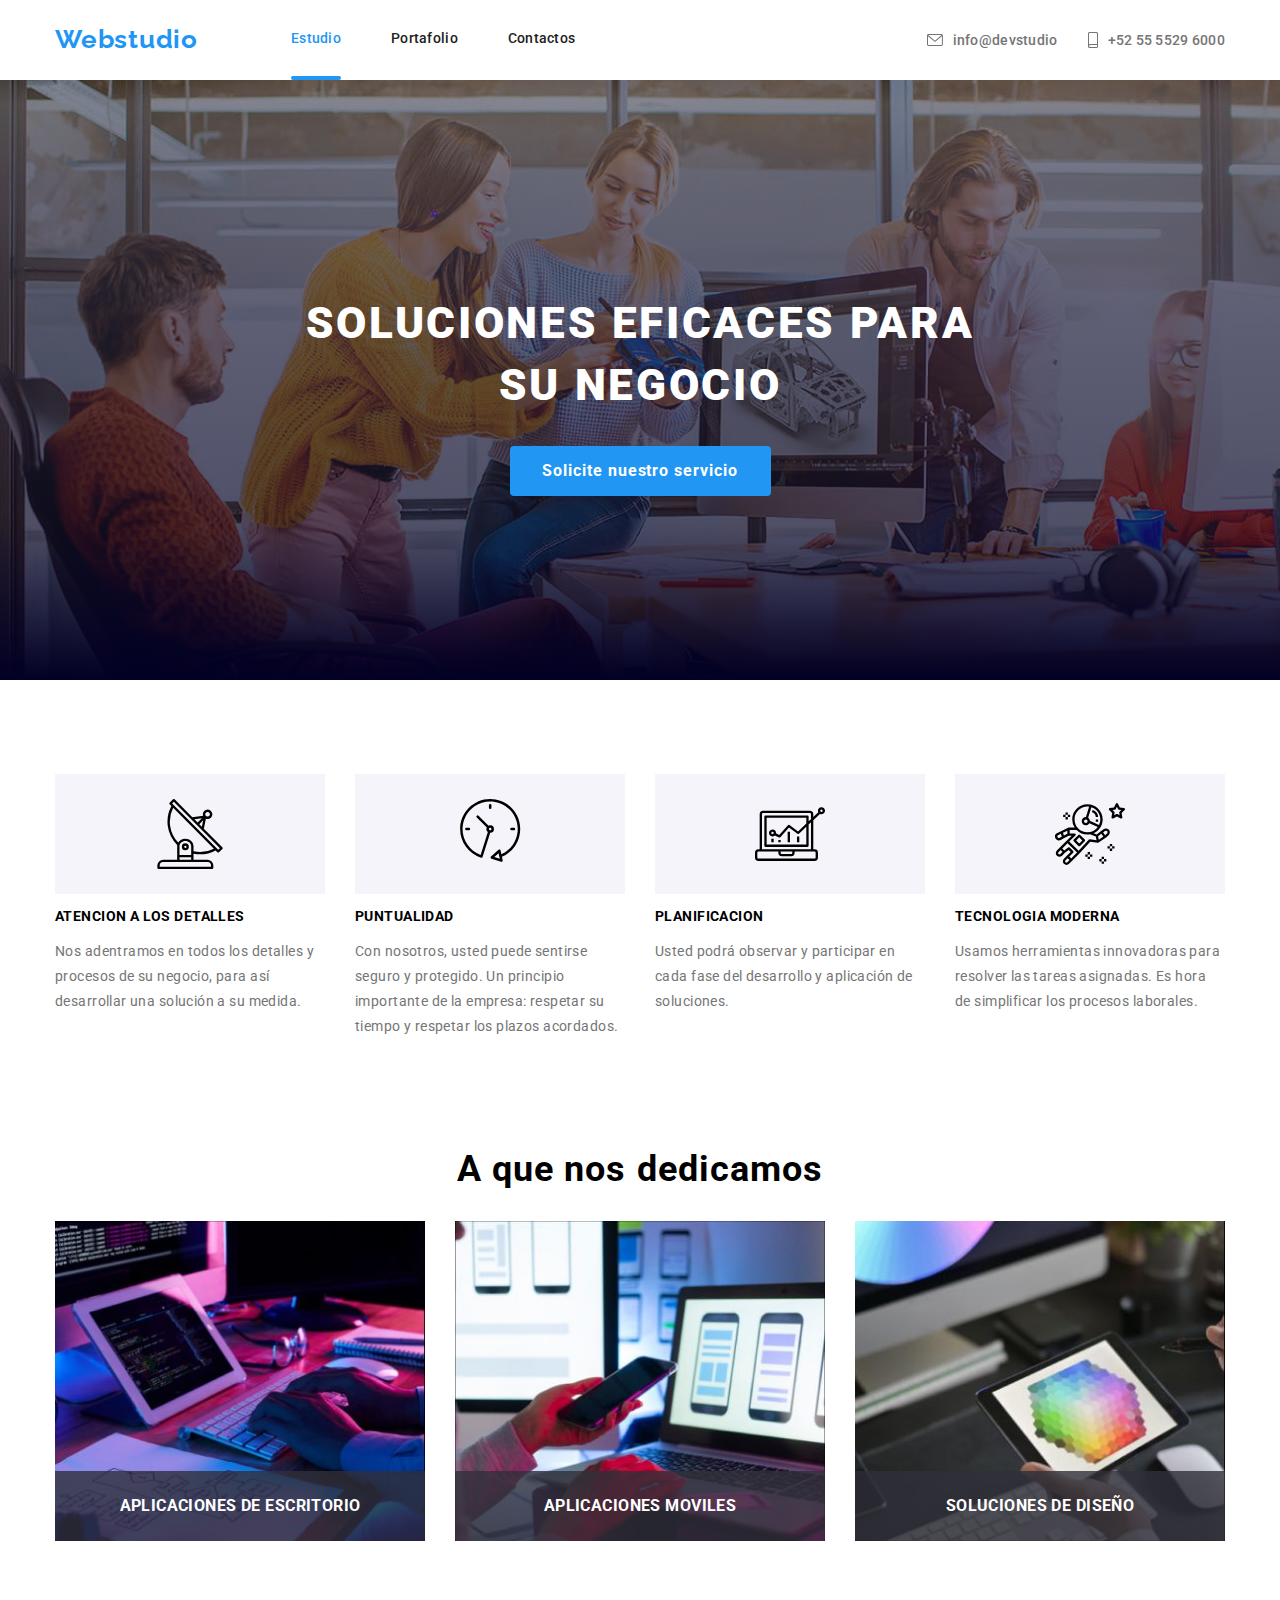
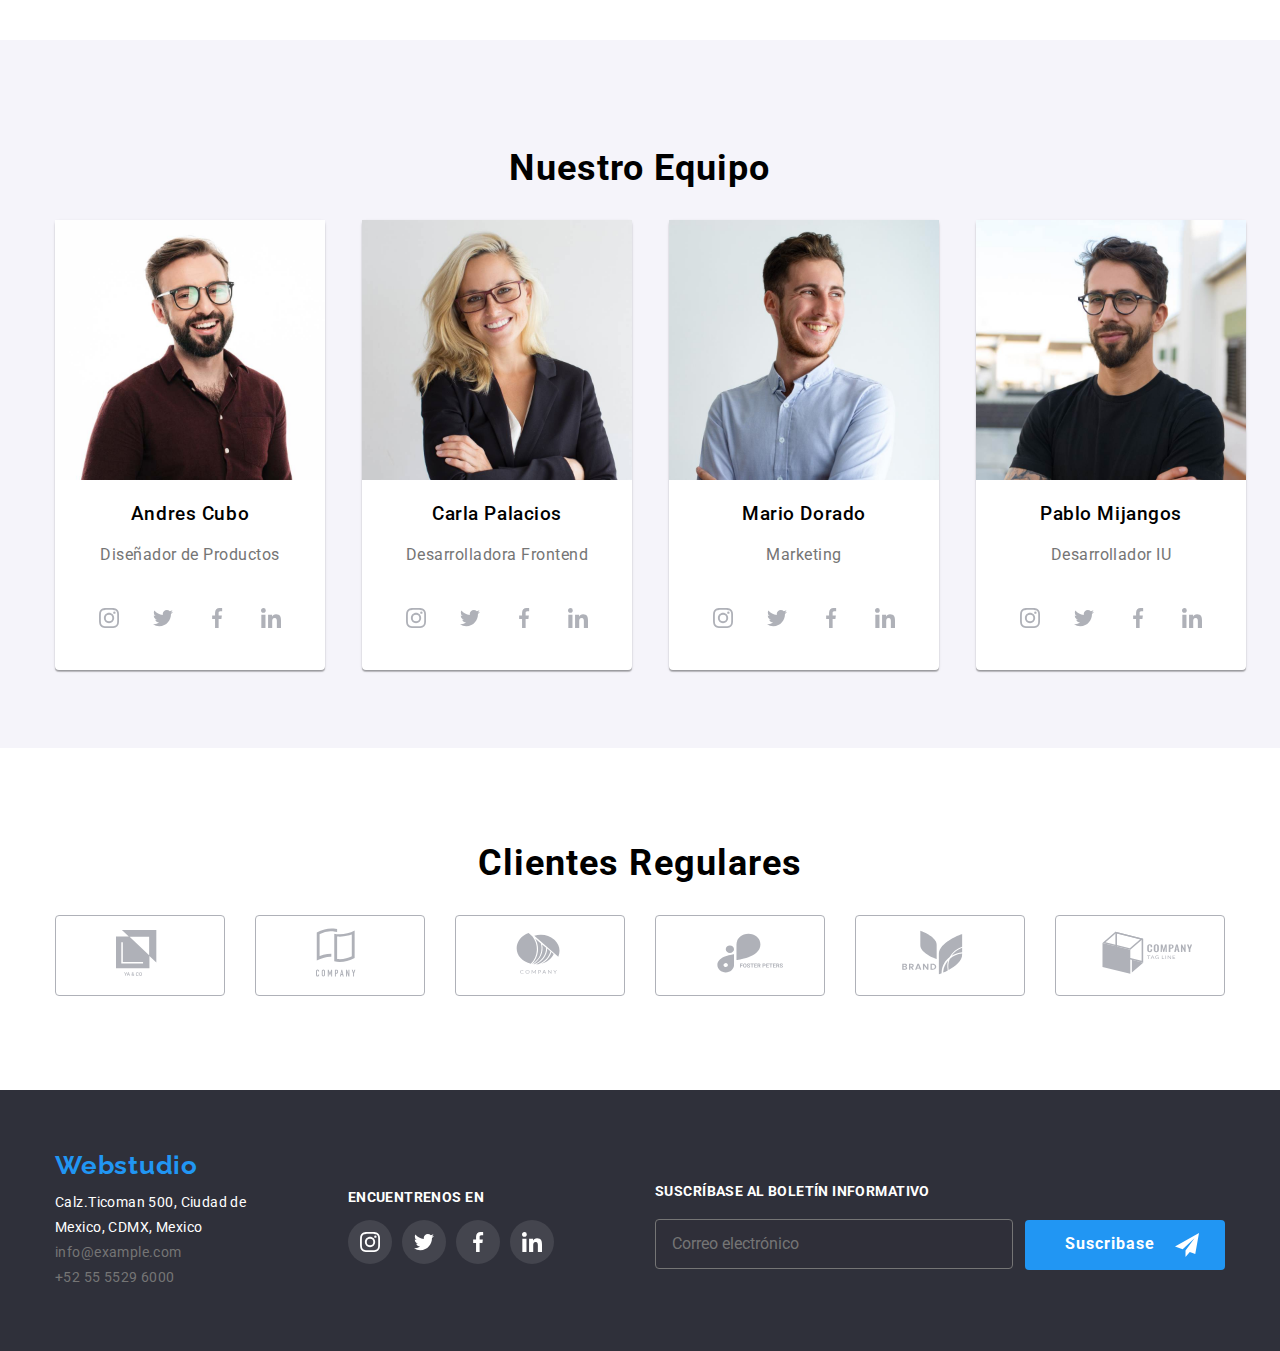
<file: index.html>
<!DOCTYPE html>
<html lang="en">
  <head>
    <meta charset="UTF-8" />
    <meta name="viewport" content="width=device-width, initial-scale=1.0" />
    <title>Homework7</title>
    <link
      rel="stylesheet"
      href="https://cdnjs.cloudflare.com/ajax/libs/modern-normalize/1.0.0/modern-normalize.min.css"
    />
    <link rel="stylesheet" href="./css/main.min.css" />
  </head>
  <body class="body">
    <header>
      <div class="container-nav container">
        <nav class="navigation-bar">
          <a class="navigation-bar__icon" href="index.html"> Webstudio </a>
          <ul class="navigation-bar__list list">
            <li class="navigation-bar__item">
              <a class="navigation-bar__link active" href="index.html"> Estudio </a>
            </li>
            <li class="navigation-bar__item">
              <a class="navigation-bar__link" href="portfolio.html">Portafolio</a>
            </li>
            <li class="navigation-bar__item">
              <a class="navigation-bar__link" href="#">Contactos</a>
            </li>
          </ul>
        </nav>
        <ul class="contacts list">
          <li class="contacts__item">
            <a class="contacts__link" href="mailto:info@devstudio.com">
              <svg class= "contacts__icon icons" width="16" height="12">
                <use href="./images/svgs/icons.svg#icon-sobre-activable"></use>
              </svg>
              info@devstudio</a>
          </li>
          <li class="contacts__item">
            <a class="contacts__link" href="tel:+525555296000"
              ><svg class= "contacts__icon icons"  width="10" height="16">
                <use href="./images/svgs/icons.svg#icon-telfono-inteligente"></use>
              </svg>
              +52 55 5529 6000</a
            >
          </li>
        </ul>
      </div>
    </header>
    <main>
      <section class="principal-section ">
        <div class="container">
          <h1 class="principal-section__title">
            Soluciones eficaces para <br />
            su negocio
          </h1>
          <button data-modal-open class="principal-section__button" type="button">
            Solicite nuestro servicio
          </button>
        </div>
      </section>
      <section class="about-us container section">
        <ul class="about-us__list list">
          <li class="about-us__item">
            <div class="about-us__container ">
              <svg class="about-us__icon icons" width="70" height="70">
                <use href="./images/svgs/icons.svg#icon-antena-1"></use>
              </svg>
            </div>
            <h3 class="about-us__title ">Atencion a los detalles</h3>
            <p class="about-us__text">
              Nos adentramos en todos los detalles y procesos de su negocio, para así desarrollar
              una solución a su medida.
            </p>
          </li>
          <li class="about-us__item">
            <div class="about-us__container ">
              <svg class="about-us__icon icons" width="70" height="70">
                <use href="./images/svgs/icons.svg#icon-reloj-1"></use>
              </svg>
            </div>
            <h3 class="about-us__title ">Puntualidad</h3>
            <p class="about-us__text">
              Con nosotros, usted puede sentirse seguro y protegido. Un principio importante de la
              empresa: respetar su tiempo y respetar los plazos acordados.
            </p>
          </li>
          <li class="about-us__item">
            <div class="about-us__container ">
              <svg class="about-us__icon icons" width="70" height="70">
                <use href="./images/svgs/icons.svg#icon-diagrama-1"></use>
              </svg>
            </div>
            <h3 class="about-us__title ">Planificacion</h3>
            <p class="about-us__text">
              Usted podrá observar y participar en cada fase del desarrollo y aplicación de
              soluciones.
            </p>
          </li>
          <li class="about-us__item">
            <div class="about-us__container ">
              <svg class="about-us__icon icons" width="70" height="70">
                <use href="./images/svgs/icons.svg#icon-astronauta-1"></use>
              </svg>
            </div>
            <h3 class="about-us__title">Tecnologia moderna</h3>
            <p class="about-us__text">
              Usamos herramientas innovadoras para resolver las tareas asignadas. Es hora de
              simplificar los procesos laborales.
            </p>
          </li>
        </ul>
      </section>
      <section class="our-services container section">
        <h2 class="our-services__title">A que nos dedicamos</h2>
        <ul class="our-services__list list">
          <li class="our-services__item ">
            <img
              class="our-services__image"
              src="./images/development.jpg"
              alt="development"
              width="370"
            />
            <div class="our-services__image-subtitle"><h3>Aplicaciones de escritorio</h3></div>
          </li>
          <li class="our-services__item">
            <img class="our-services__image" src="./images/compatibility.jpg" alt="compatibility" width="370" />
            <div class="our-services__image-subtitle"><h3>Aplicaciones moviles</h3></div>
          </li>
          <li class="our-services__item">
            <img class="our-services__image" src="./images/design.jpg" alt="design" width="370" />
            <div class="our-services__image-subtitle"><h3>Soluciones de diseño</h3></div>
          </li>
        </ul>
      </section>
      <section class="our-team">
        <div class="container section">
          <h2 class="our-team__title">Nuestro Equipo</h2>
          <ul class="our-team__list list">
            <li class="our-team__item">
              <img  class="our-team__image" src="./images/andres.jpg" alt="product_designer" width="270" />
              <h3 class="our-team__name">Andres Cubo</h3>
              <p class="our-team__position">Diseñador de Productos</p>
              <ul class="our-team__social-networks-list">
                <li>
                  <a href="#" class="our-team__social-networks-link">
                    <svg class="icons" width="20" height="20">
                      <use href="./images/svgs/icons.svg#icon-instagram-2"></use>
                    </svg>
                  </a>
                </li>
                <li>
                  <a href="#" class="our-team__social-networks-link">
                    <svg class="icons" width="20" height="20">
                      <use href="./images/svgs/icons.svg#icon-twitter-1"></use>
                    </svg>
                  </a>
                </li>
                <li>
                  <a href="#" class="our-team__social-networks-link">
                    <svg class="icons" width="20" height="20">
                      <use href="./images/svgs/icons.svg#icon-facebook-1"></use>
                    </svg>
                  </a>
                </li>
                <li>
                  <a href="#" class="our-team__social-networks-link">
                    <svg class="icons" width="20" height="20">
                      <use href="./images/svgs/icons.svg#icon-linkedin-1"></use>
                    </svg>
                  </a>
                </li>
              </ul>
            </li>
            <li class="our-team__item">
              <img src="./images/carla.jpg" alt="frontend_developer" width="270" />
              <h3 class="our-team__name">Carla Palacios</h3>
              <p class="our-team__position">Desarrolladora Frontend</p>
              <ul class="our-team__social-networks-list">
                <li>
                  <a href="#" class="our-team__social-networks-link">
                    <svg class="icons" width="20" height="20">
                      <use href="./images/svgs/icons.svg#icon-instagram-2"></use>
                    </svg>
                  </a>
                </li>
                <li>
                  <a href="#" class="our-team__social-networks-link">
                    <svg class="icons" width="20" height="20">
                      <use href="./images/svgs/icons.svg#icon-twitter-1"></use>
                    </svg>
                  </a>
                </li>
                <li>
                  <a href="#" class="our-team__social-networks-link">
                    <svg class="icons" width="20" height="20">
                      <use href="./images/svgs/icons.svg#icon-facebook-1"></use>
                    </svg>
                  </a>
                </li>
                <li>
                  <a href="#" class="our-team__social-networks-link">
                    <svg class="icons" width="20" height="20">
                      <use href="./images/svgs/icons.svg#icon-linkedin-1"></use>
                    </svg>
                  </a>
                </li>
              </ul>
            </li>
            <li class="our-team__item">
              <img src="./images/mario.jpg" alt="marketing" width="270" />
              <h3 class="our-team__name">Mario Dorado</h3>
              <p class="our-team__position">Marketing</p>
              <ul class="our-team__social-networks-list">
                <li>
                  <a href="#" class="our-team__social-networks-link">
                    <svg class="icons" width="20" height="20">
                      <use href="./images/svgs/icons.svg#icon-instagram-2"></use>
                    </svg>
                  </a>
                </li>
                <li>
                  <a href="#" class="our-team__social-networks-link">
                    <svg class="icons" width="20" height="20">
                      <use href="./images/svgs/icons.svg#icon-twitter-1"></use>
                    </svg>
                  </a>
                </li>
                <li>
                  <a href="#" class="our-team__social-networks-link">
                    <svg  class="icons" width="20" height="20">
                      <use href="./images/svgs/icons.svg#icon-facebook-1"></use>
                    </svg>
                  </a>
                </li>
                <li>
                  <a href="#" class="our-team__social-networks-link">
                    <svg class="icons" width="20" height="20">
                      <use href="./images/svgs/icons.svg#icon-linkedin-1"></use>
                    </svg>
                  </a>
                </li>
              </ul>
            </li>
            <li class="our-team__item">
              <img src="./images/pablo.jpg" alt="iu_developer" width="270" />
              <h3 class="our-team__name">Pablo Mijangos</h3>
              <p class="our-team__position">Desarrollador IU</p>
              <ul class="our-team__social-networks-list ">
                <li>
                  <a href="#" class="our-team__social-networks-link">
                    <svg class="icons" width="20" height="20">
                      <use href="./images/svgs/icons.svg#icon-instagram-2"></use>
                    </svg>
                  </a>
                </li>
                <li>
                  <a href="#" class="our-team__social-networks-link">
                    <svg class="icons" width="20" height="20">
                      <use href="./images/svgs/icons.svg#icon-twitter-1"></use>
                    </svg>
                  </a>
                </li>
                <li>
                  <a href="#" class="our-team__social-networks-link">
                    <svg class="icons" width="20" height="20">
                      <use href="./images/svgs/icons.svg#icon-facebook-1"></use>
                    </svg>
                  </a>
                </li>
                <li>
                  <a href="#" class="our-team__social-networks-link">
                    <svg class="icons" width="20" height="20">
                      <use href="./images/svgs/icons.svg#icon-linkedin-1"></use>
                    </svg>
                  </a>
                </li>
              </ul>
            </li>
          </ul>
        </div>
      </section>
      <section class="regular-customers container section">
        <h2 class="regular-customers__title">Clientes Regulares</h2>
        <ul class="regular-customers__list list">
          <li class="regular-customers__item">
            <a href="#" class="regular-customers__icon--left link">
              <svg class="icons" width="41" height="47">
                <use href="./images/svgs/icons.svg#icon-grupo1"></use>
              </svg>
            </a>
          </li>
          <li class="regular-customers__item ">
            <a href="#" class="regular-customers__icon--left link">
              <svg class="icons" width="40" height="52">
                <use href="./images/svgs/icons.svg#icon-grupo2"></use>
              </svg>
            </a>
          </li>
          <li class="regular-customers__item ">
            <a href="#" class="regular-customers__icon--left link">
              <svg class="icons" width="44" height="42">
                <use href="./images/svgs/icons.svg#icon-grupo3"></use>
              </svg>
            </a>
          </li>
          <li class="regular-customers__item ">
            <a href="#" class="regular-customers__icon--left link">
              <svg class="icons" width="84" height="40">
                <use href="./images/svgs/icons.svg#icon-grupo4"></use>
              </svg>
            </a>
          </li>
          <li class="regular-customers__item ">
            <a href="#" class="regular-customers__icon  link">
              <svg class="icons" width="63" height="45">
                <use href="./images/svgs/icons.svg#icon-grupo5"></use>
              </svg>
            </a>
          </li>
          <li class="regular-customers__item ">
            <a href="#" class="regular-customers__icon  link">
              <svg class="icons" width="93" height="43">
                <use href="./images/svgs/icons.svg#icon-grupo6"></use>
              </svg>
            </a>
          </li>
        </ul>
      </section>
    </main>
    <footer class="page-footer">
      <div class="page-footer-general__container container ">
        <div class="page-footer__container">
          <a class="page-footer__icon" href="index.html"> Webstudio </a>
          <address class="page-footer__contact">
            <ul class="page-footer__list list">
              <li class="page-footer__item">
                <a
                  class="page-footer__link-address"
                  target="_blank"
                  href="https://goo.gl/maps/J3Zf2jKusDc6f56F6"
                  rel="noopener noreferrer"
                >
                  Calz.Ticoman 500, Ciudad de <br />
                  Mexico, CDMX, Mexico
                </a>
              </li>
              <li class="page-footer-item">
                <a class="page-footer__contact-link" href="mailto:info@example.com">info@example.com</a>
              </li>
              <li class="page-footer__item">
                <a class="page-footer__contact-link" href="tel:+525555296000"> +52 55 5529 6000 </a>
              </li>
            </ul>
          </address>
        </div>
        <div class="page-footer__social-networks">
          <p class="page-footer__social-networks-text">Encuentrenos en</p>
          <ul class="page-footer__social-networks-list list">
            <li class="page-footer__social-networks-item">
            <a class="page-footer__social-networks-link">
              <svg class="page-footer__social-networks-icon icons" width="20" height="20">
                <use href="./images/svgs/icons.svg#icon-instagram-2"></use>
              </svg> </a>
            </li>
            <li class="page-footer__social-networks-item">
              <a class="page-footer__social-networks-link">
              <svg class="page-footer__social-networks-icon icons" width="20" height="20">
                <use href="./images/svgs/icons.svg#icon-twitter-1"></use>
              </svg> </a>
            </li>
            <li class="page-footer__social-networks-item">
              <a class="page-footer__social-networks-link">
              <svg class="page-footer__social-networks-icon icons" width="20" height="20">
                <use href="./images/svgs/icons.svg#icon-facebook-1"></use>
              </svg> </a>
            </li>
            <li class="page-footer__social-networks-item">
              <a class="page-footer__social-networks-link">
              <svg class="page-footer__social-networks-icon icons" width="20" height="20">
                <use href="./images/svgs/icons.svg#icon-linkedin-1"></use>
              </svg> </a>
            </li>
          </ul>
        </div>
           <div class="page-footer__form ">
          <form >
            <label for="email" class="page-footer__form-text"
              ><p>Suscríbase al boletín informativo</p>
            </label>
            <input
              class="page-footer__input"
              type="email"
              id="email"
              name="email"
              requiredz
              placeholder="Correo electrónico"
            />
            <button class="page-footer__button-suscrip" type="submit">
              Suscribase
              <svg class="page-footer__icon-suscrip icons" width="24" height="24">
                <use href="./images/svgs/icons.svg#icon-enviar-cono"></use>
              </svg>
            </button>
          </form>
          </div>
      </div>
    </footer>
    <div class="backdrop is-hidden" data-modal>
      <div class="modal">
        <button data-modal-close class="modal__closed-button" type="button">
          <svg class="modal__icon-closed icons" width="11" height="11">
            <use href="./images/svgs/icons.svg#icon-Close"></use>
          </svg>
        </button>
       
          <form class="form-sing-up">
            <p class="form-sing-up__text">Deje sus datos, nos contactaremos con usted</p>
           
            <label class="form-sing-up__label" for="username">Nombre</label>
            <div class="form-sing-up__input-group">
            <input class="form-sing-up__data" type="text" id="username" name="name" required />
            <svg class="form-sing-up__icon icons" width="12" height="12"> <use href="./images/svgs/icons.svg#icon-icon-persona"></use></svg>
            </div>
            
            <label class="form-sing-up__label" for="phone">Teléfono</label>
            <div class="form-sing-up__input-group">
            <input class="form-sing-up__data" type="tel" id="phone" name="phone" required />
            <svg class="form-sing-up__icon icons" width="13" height="13"> <use href="./images/svgs/icons.svg#icon-icon-tel"></use></svg>
            </div>
          
            <label class="form-sing-up__label" for="email">E-mail</label>
            <div class="form-sing-up__input-group">
            <input class="form-sing-up__data" type="email" id="email" name="email" required />
            <svg class="form-sing-up__icon icons" width="15" height="12"> <use href="./images/svgs/icons.svg#icon-icon-email"></use></svg>
            </div>
            
            <label class="form-sing-up__label" for="feedback"> Comentarios </label>
            <textarea
              class="form-sing-up__feedback"
              name="feedback"
              rows="5"
              cols="50"
              placeholder="Introduzca el texto" maxlength="300"
            ></textarea>
            
            <div class="form-sing-up__checkbox-container"> 
           <input type="checkbox" class="form-sing-up__input-policies" id="policies" required/>
            <label for="policies" class="form-sing-up__label-policies" >
              Estoy de acuerdo con el boletín informativo y acepto los Términos y Condiciones
            </label> 
            </div>

            <button class="form-sing-up__suscrip-button" type="submit">Enviar</button>
          </form>
        </div>
      </div>
    </div>
    <script src="./js/modal.js"></script>
  </body>
</html>
</file>
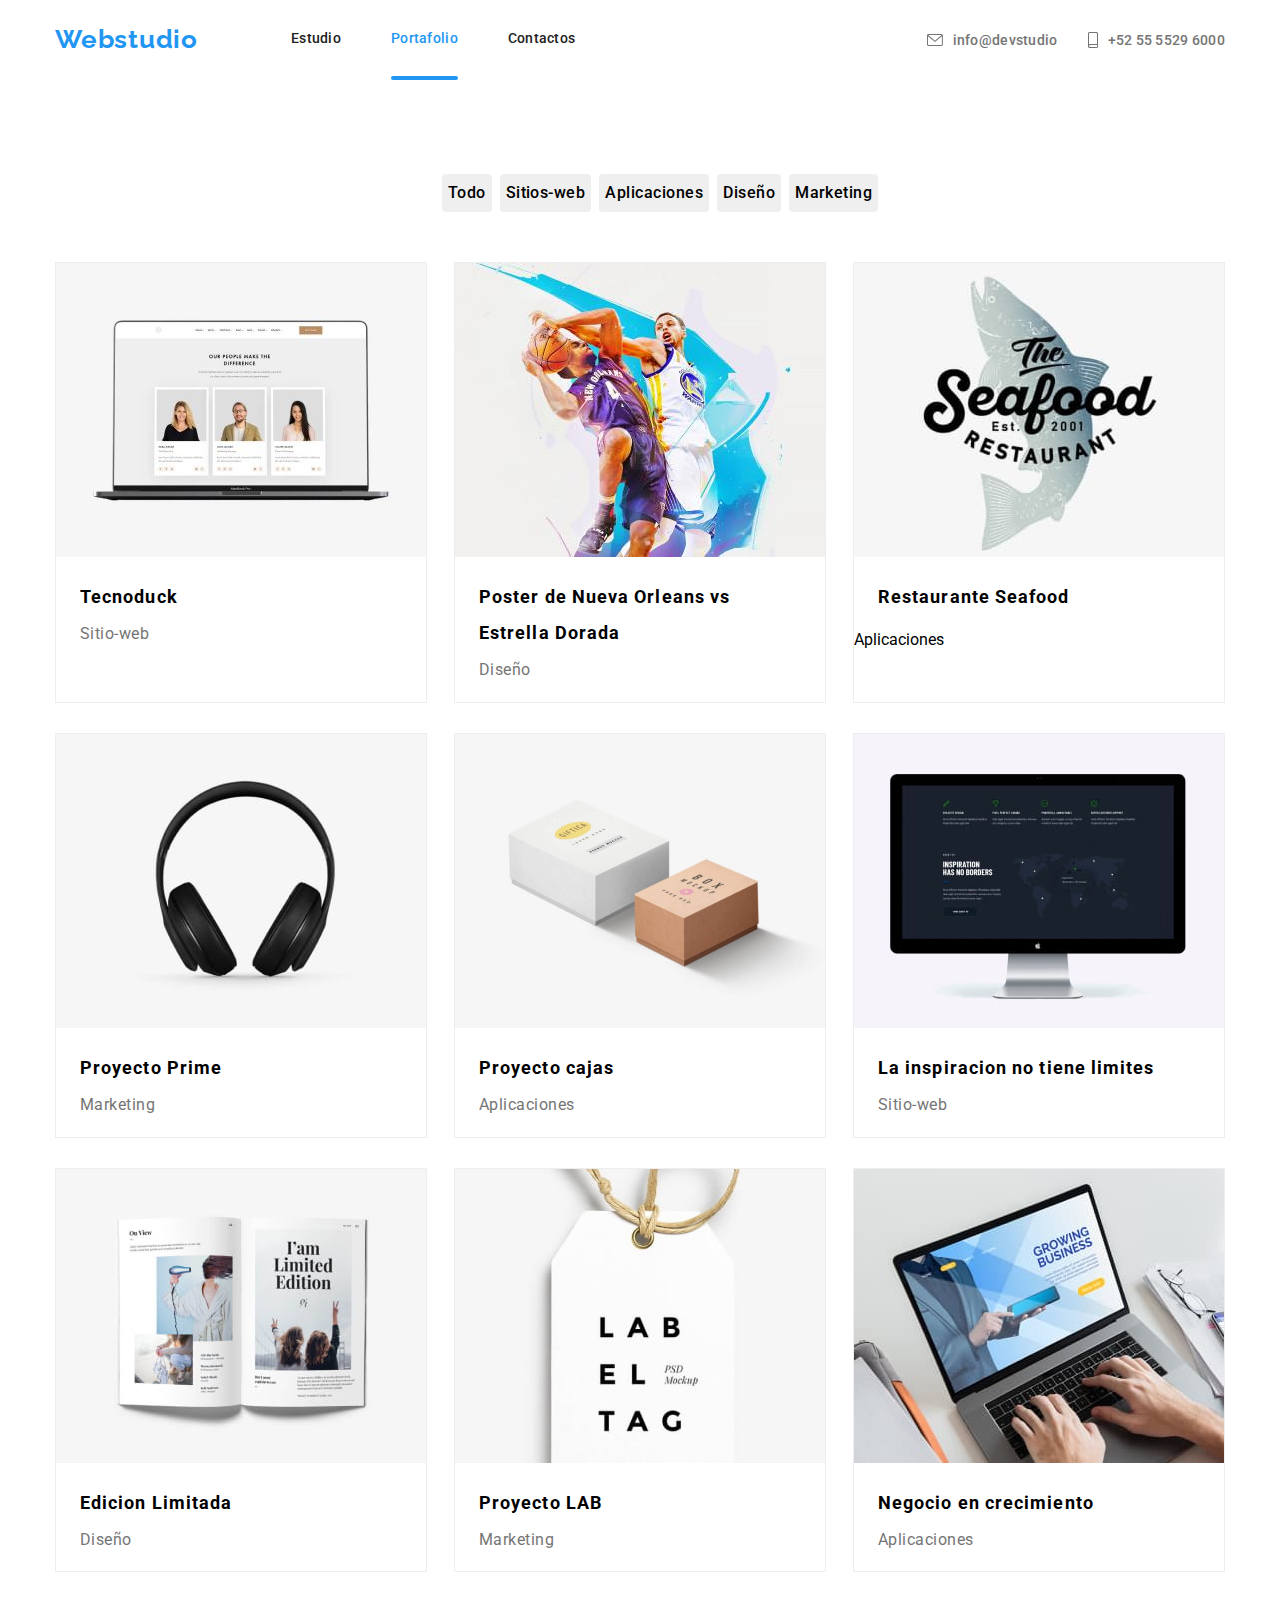
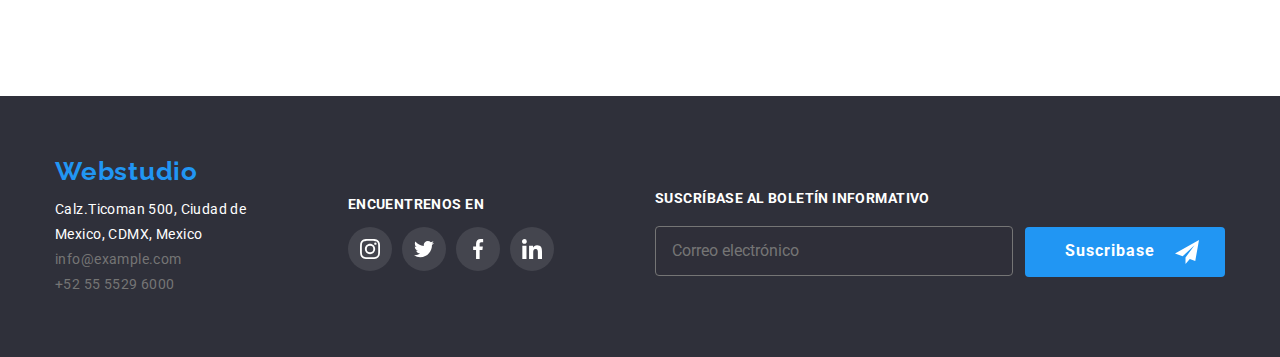
<file: portfolio.html>
<!DOCTYPE html>
<html lang="en">
  <head>
    <meta charset="UTF-8" />
    <meta name="viewport" content="width=device-width, initial-scale=1.0" />
    <title>Portafolio</title>
    <link
      rel="stylesheet"
      href="https://cdnjs.cloudflare.com/ajax/libs/modern-normalize/1.0.0/modern-normalize.min.css"
    />
    <link rel="stylesheet" href="./css/main.min.css" />
  </head>
  <body class="body">
    <header>
      <div class="container-nav container">
        <nav class="navigation-bar">
          <a class="navigation-bar__icon" href="index.html"> Webstudio </a>
          <ul class="navigation-bar__list list">
            <li class="navigation-bar__item">
              <a class="navigation-bar__link" href="index.html"> Estudio </a>
            </li>
            <li class="navigation-bar__item">
              <a class="navigation-bar__link active" href="portfolio.html">Portafolio</a>
            </li>
            <li class="navigation-bar__item">
              <a class="navigation-bar__link" href="#">Contactos</a>
            </li>
          </ul>
        </nav>
        <ul class="contacts list">
          <li class="contacts__item">
            <a class="contacts__link" href="mailto:info@devstudio.com">
              <svg class="contacts__icon icons" width="16" height="12">
                <use href="./images/svgs/icons.svg#icon-sobre-activable"></use>
              </svg>
              info@devstudio</a
            >
          </li>
          <li class="contacts__item">
            <a class="contacts__link" href="tel:+525555296000"
              ><svg class="contacts__icon icons" width="10" height="16">
                <use href="./images/svgs/icons.svg#icon-telfono-inteligente"></use>
              </svg>
              +52 55 5529 6000</a
            >
          </li>
        </ul>
      </div>
    </header>
    <main class="portfolio container section">
      <h1 class="portfolio__title">Portafolio</h1>
      <section class="portfolio__section">
        <ul class="portfolio__buttons-list ">
          <li class="portfolio__button-item">
            <button class="portfolio__button active-button" type="button">Todo</button>
          </li>
          <li class="portfolio__button-item">
            <button class="portfolio__button" type="button">Sitios-web</button>
          </li>
          <li class="portfolio__button-item">
            <button class="portfolio__button" type="button">Aplicaciones</button>
          </li>
          <li class="portfolio__button-item">
            <button class="portfolio__button" type="button">Diseño</button>
          </li>
          <li class="portfolio__button-item">
            <button class="portfolio__button" type="button">Marketing</button>
          </li>
        </ul>
        <h2 class="portfolio__subtitle">Lista de proyectos</h2>
        <ul class="portfolio__projects-list list">
          <li class="portfolio__projects-item">
            <div class="portfolio__container-img">
              <img src="./images/1-tecnoduck.jpg" alt="tecnoduck" width="370" />
              <p class="portfolio__project-info">
                Tecnoduck es una plataforma de distribución de coronavirus de última generación. Las
                compañías usan esta plataforma para el espionaje digital y los ataques a los
                servidores seguros de la competencia.
              </p>
            </div>
            <h3 class="portfolio__project-title">Tecnoduck</h3>
            <p class="portfolio__description-project">Sitio-web</p>
          </li>
          <li class="portfolio__projects-item">
            <div class="portfolio__container-img">
              <img
                src="./images/2-poster.jpg"
                alt="poster new orleans vs estrella dorada"
                width="370"
              />
              <p class="portfolio__project-info">
                Tecnoduck es una plataforma de distribución de coronavirus de última generación. Las
                compañías usan esta plataforma para el espionaje digital y los ataques a los
                servidores seguros de la competencia.
              </p>
            </div>
            <h3 class="portfolio__project-title">
              Poster de Nueva Orleans vs <br />
              Estrella Dorada
            </h3>
            <p class="portfolio__description-project">Diseño</p>
          </li>
          <li class="portfolio__projects-item">
            <div class="portfolio__container-img">
              <img src="./images/3-restaurant.jpg" alt="restaurante seafood" width="370" />
              <p class="portfolio__project-info">
                Tecnoduck es una plataforma de distribución de coronavirus de última generación. Las
                compañías usan esta plataforma para el espionaje digital y los ataques a los
                servidores seguros de la competencia.
              </p>
            </div>
            <h3 class="portfolio__project-title">Restaurante Seafood</h3>
            <p class="description-project">Aplicaciones</p>
          </li>
          <li class="portfolio__projects-item">
            <div class="portfolio__container-img">
              <img src="./images/4-prime-project.jpg" alt="proyecto prime" width="370" />
              <p class="portfolio__project-info">
                Tecnoduck es una plataforma de distribución de coronavirus de última generación. Las
                compañías usan esta plataforma para el espionaje digital y los ataques a los
                servidores seguros de la competencia.
              </p>
            </div>
            <h3 class="portfolio__project-title">Proyecto Prime</h3>
            <p class="portfolio__description-project">Marketing</p>
          </li>
          <li class="portfolio__projects-item">
            <div class="portfolio__container-img">
              <img src="./images/5-box-project-.jpg" alt="proyecto cajas" width="370" />
              <p class="portfolio__project-info">
                Tecnoduck es una plataforma de distribución de coronavirus de última generación. Las
                compañías usan esta plataforma para el espionaje digital y los ataques a los
                servidores seguros de la competencia.
              </p>
            </div>
            <h3 class="portfolio__project-title">Proyecto cajas</h3>
            <p class="portfolio__description-project">Aplicaciones</p>
          </li>
          <li class="portfolio__projects-item">
            <div class="portfolio__container-img">
              <img
                src="./images/6-Inspiracion-.jpg"
                alt="La inspiracion no tiene limite"
                width="370"
              />
              <p class="portfolio__project-info">
                Tecnoduck es una plataforma de distribución de coronavirus de última generación. Las
                compañías usan esta plataforma para el espionaje digital y los ataques a los
                servidores seguros de la competencia.
              </p>
            </div>
            <h3 class="portfolio__project-title">La inspiracion no tiene limites</h3>
            <p class="portfolio__description-project">Sitio-web</p>
          </li>
          <li class="portfolio__projects-item">
            <div class="portfolio__container-img">
              <img src="./images/7-book-.jpg" alt="Edicion limita" width="370" />
              <p class="portfolio__project-info">
                Tecnoduck es una plataforma de distribución de coronavirus de última generación. Las
                compañías usan esta plataforma para el espionaje digital y los ataques a los
                servidores seguros de la competencia.
              </p>
            </div>
            <h3 class="portfolio__project-title">Edicion Limitada</h3>
            <p class="portfolio__description-project">Diseño</p>
          </li>
          <li class="portfolio__projects-item">
            <div class="portfolio__container-img">
              <img src="./images/8-lab-project-.jpg" alt="proyecto LAB" width="370" />
              <p class="portfolio__project-info">
                Tecnoduck es una plataforma de distribución de coronavirus de última generación. Las
                compañías usan esta plataforma para el espionaje digital y los ataques a los
                servidores seguros de la competencia.
              </p>
            </div>
            <h3 class="portfolio__project-title">Proyecto LAB</h3>
            <p class="portfolio__description-project">Marketing</p>
          </li>
          <li class="portfolio__projects-item">
            <div class="portfolio__container-img">
              <img src="./images/9-negocio-.jpg" alt="Negocio en crecimiento" width="370" />
              <p class="portfolio__project-info">
                Tecnoduck es una plataforma de distribución de coronavirus de última generación. Las
                compañías usan esta plataforma para el espionaje digital y los ataques a los
                servidores seguros de la competencia.
              </p>
            </div>
            <h3 class="portfolio__project-title">Negocio en crecimiento</h3>
            <p class="portfolio__description-project">Aplicaciones</p>
          </li>
        </ul>
      </section>
    </main>
    <footer class="page-footer">
      <div class="page-footer-general__container container">
        <div class="page-footer__container">
          <a class="page-footer__icon" href="index.html"> Webstudio </a>
          <address class="page-footer__contact">
            <ul class="page-footer__list list">
              <li class="page-footer__item">
                <a
                  class="page-footer__link-address"
                  target="_blank"
                  href="https://goo.gl/maps/J3Zf2jKusDc6f56F6"
                  rel="noopener noreferrer"
                >
                  Calz.Ticoman 500, Ciudad de <br />
                  Mexico, CDMX, Mexico
                </a>
              </li>
              <li class="page-footer-item">
                <a class="page-footer__contact-link" href="mailto:info@example.com"
                  >info@example.com</a
                >
              </li>
              <li class="page-footer__item">
                <a class="page-footer__contact-link" href="tel:+525555296000"> +52 55 5529 6000 </a>
              </li>
            </ul>
          </address>
        </div>
        <div class="page-footer__social-networks">
          <p class="page-footer__social-networks-text">Encuentrenos en</p>
          <ul class="page-footer__social-networks-list list">
            <li class="page-footer__social-networks-item">
              <a class="page-footer__social-networks-link">
                <svg class="page-footer__social-networks-icon icons" width="20" height="20">
                  <use href="./images/svgs/icons.svg#icon-instagram-2"></use>
                </svg>
              </a>
            </li>
            <li class="page-footer__social-networks-item">
              <a class="page-footer__social-networks-link">
                <svg class="page-footer__social-networks-icon icons" width="20" height="20">
                  <use href="./images/svgs/icons.svg#icon-twitter-1"></use>
                </svg>
              </a>
            </li>
            <li class="page-footer__social-networks-item">
              <a class="page-footer__social-networks-link">
                <svg class="page-footer__social-networks-icon icons" width="20" height="20">
                  <use href="./images/svgs/icons.svg#icon-facebook-1"></use>
                </svg>
              </a>
            </li>
            <li class="page-footer__social-networks-item">
              <a class="page-footer__social-networks-link">
                <svg class="page-footer__social-networks-icon icons" width="20" height="20">
                  <use href="./images/svgs/icons.svg#icon-linkedin-1"></use>
                </svg>
              </a>
            </li>
          </ul>
        </div>
        <div class="page-footer__form">
          <form>
            <label for="email" class="page-footer__form-text"
              ><p>Suscríbase al boletín informativo</p>
            </label>
            <input
              class="page-footer__input"
              type="email"
              id="email"
              name="email"
              requiredz
              placeholder="Correo electrónico"
            />
            <button class="page-footer__button-suscrip" type="submit">
              Suscribase
              <svg class="page-footer__icon-suscrip icons" width="24" height="24">
                <use href="./images/svgs/icons.svg#icon-enviar-cono"></use>
              </svg>
            </button>
          </form>
        </div>
      </div>
    </footer>
  </body>
</html>
</file>
<file: css/main.min.css>
@import"https://fonts.googleapis.com/css2?family=Raleway:ital,wght@0,100;0,200;0,300;0,400;0,500;0,600;0,700;0,800;0,900;1,100;1,200;1,300;1,400;1,500;1,600;1,700;1,800;1,900&display=swap";@import"https://fonts.googleapis.com/css2?family=Roboto:ital,wght@0,100;0,300;0,400;0,500;0,700;0,900;1,100;1,300;1,400;1,500;1,700;1,900&display=swap";.container-nav{display:flex;justify-content:space-between;align-items:center;height:80px}.navigation-bar{display:flex;align-items:center;gap:93px}.navigation-bar:hover,.navigation-bar:focus{color:#2196f3}.navigation-bar__list{display:flex;gap:50px}.navigation-bar__icon{color:#2196f3;font-family:"Raleway",sans-serif;font-weight:bold;font-size:26px;line-height:1.2;letter-spacing:.03em;text-decoration:none}.navigation-bar__link{color:#212121;font-weight:500;font-size:14px;line-height:1.2;letter-spacing:.02em;text-decoration:none;transition:color 250ms cubic-bezier(0.4, 0, 0.2, 1) 250ms}.navigation-bar__link:hover,.navigation-bar__link:focus{color:#2196f3}.active{color:#2196f3}.active::after{display:block;content:"";width:auto;height:4px;border-radius:2px;background-color:#2196f3;position:relative;top:130%;cursor:auto}.contacts{display:flex;align-items:center;gap:30px}.contacts__link{color:#757575;font-weight:500;font-size:14px;line-height:1.2;letter-spacing:.02em;text-decoration:none;display:flex;align-items:center;justify-content:center;gap:10px;transition:color 250ms cubic-bezier(0.4, 0, 0.2, 1) 250ms}.contacts__link:hover,.contacts__link:focus{color:#2196f3}.principal-section{display:flex;height:600px;align-items:center;margin:0;background-color:#2f303a;background-image:linear-gradient(to bottom, rgba(162, 165, 166, 0.2) 0%, rgba(135, 137, 144, 0.4) 4%, rgba(91, 91, 108, 0.5) 16%, rgba(55, 54, 79, 0.5) 39%, rgba(26, 25, 56, 0.5) 74%, rgb(2, 0, 36) 100%),url(../images/background.jpg);background-size:cover;text-align:center}.principal-section__title{color:#fff;font-weight:900;font-size:44px;line-height:1.4;letter-spacing:.06em;text-transform:uppercase}.principal-section__button{color:#fff;background-color:#2196f3;font-weight:700;line-height:1.9;letter-spacing:.06em;width:261px;height:50px;border-radius:4px;border-color:rgba(0,0,0,0);cursor:pointer}.about-us__container{width:270px;height:120px;background-color:#f5f4fa}.about-us__list{display:flex;justify-content:space-between;gap:30px}.about-us__title{font-weight:700;font-size:14px;line-height:1.2;letter-spacing:.03em;text-transform:uppercase}.about-us__text{color:#757575;font-size:14px;line-height:1.8;letter-spacing:.03em}.about-us__icon{margin:25px 100px}.our-services__list{display:flex;gap:30px;padding-top:55px}.our-services__title{font-weight:700;font-size:36px;line-height:1.2;letter-spacing:.03em;text-align:center}.our-services__item{position:relative}.our-services__image-subtitle{display:flex;width:100%;height:70px;font-weight:700;font-size:14px;line-height:1.1;letter-spacing:.03em;justify-content:center;color:#fff;background-color:rgba(47,48,58,.8);text-align:center;align-items:center;text-transform:uppercase;position:absolute;top:77%}.our-team{background-color:#f5f4fa;height:708px;display:flex;justify-content:center;align-items:center}.our-team__title{font-weight:700;font-size:36px;line-height:1.2;letter-spacing:.03em;text-align:center}.our-team__list{display:flex;gap:37px;padding-top:50px}.our-team__item{background-color:#fff;box-shadow:0px 2px 1px 0px rgba(0,0,0,.2),0px 1px 1px 0px rgba(0,0,0,.14),0px 1px 3px 0px rgba(0,0,0,.12);border-radius:4px}.our-team__name{font-weight:500;line-height:1.2;letter-spacing:.03em;text-align:center}.our-team__position{color:#757575;line-height:1.2;letter-spacing:.03em;text-align:center}.our-team__social-networks-list{display:flex;justify-content:center;align-items:center;gap:10px;padding:16px 32px 30px 32px;list-style:none}.our-team__social-networks-link{background-color:#fff;color:#afb1b8;border-radius:50%;width:44px;height:44px;display:flex;justify-content:center;align-items:center;transition:color 250ms cubic-bezier(0.4, 0, 0.2, 1) 250ms,background-color 250ms cubic-bezier(0.4, 0, 0.2, 1) 250ms;cursor:pointer}.our-team__social-networks-link:hover,.our-team__social-networks-link:focus{background-color:#2196f3;color:#fff}.regular-customers__title{font-weight:700;font-size:36px;line-height:1.2;letter-spacing:.03em;text-align:center}.regular-customers__list{display:flex;justify-content:space-between;align-items:center;padding-top:44px}.regular-customers__item{width:170px;height:81px;border:1px solid #afb1b8;color:#afb1b8;border-radius:4px;display:flex;align-items:center;transition:border-color 250ms cubic-bezier(0.4, 0, 0.2, 1) 250ms}.regular-customers__item:hover{border-color:#2196f3;color:#2196f3;cursor:pointer}.regular-customers__icon--left{padding:21px 60px}.regular-customers__icon{padding:21px 45px}.link{color:#afb1b8;transition:color 250ms cubic-bezier(0.4, 0, 0.2, 1) 250ms}.link:hover{color:#2196f3}.page-footer{background-color:#2f303a;display:flex;justify-content:space-between;align-items:center;padding-top:60px;padding-bottom:60px}.page-footer-general__container{display:inline-flex;align-items:center;justify-content:space-between}.page-footer__container{display:flex;flex-direction:column;width:auto;margin:0}.page-footer__icon{color:#2196f3;font-family:"Raleway",sans-serif;font-weight:bold;font-size:26px;line-height:1.2;letter-spacing:.03em;text-decoration:none}.page-footer__link-address{color:#fff;font-size:14px;line-height:1.8;letter-spacing:.03em;text-decoration:none;font-style:normal;transition:color 250ms cubic-bezier(0.4, 0, 0.2, 1) 250ms}.page-footer__link-address:hover,.page-footer__link-address:focus{color:#2196f3}.page-footer__contact{padding-top:9px}.page-footer__contact-link{color:#757575;font-size:14px;line-height:1.8;letter-spacing:.03em;text-decoration:none;font-style:normal;transition:color 250ms cubic-bezier(0.4, 0, 0.2, 1) 250ms}.page-footer__contact-link:hover,.page-footer__contact-link:focus{color:#2196f3}.page-footer__social-networks{display:flex;flex-direction:column;height:auto;width:auto;margin:0}.page-footer__social-networks-list{display:flex;justify-content:center;align-items:center;gap:10px;padding:6px 30px 30px 30px}.page-footer__social-networks-text{color:#fff;font-weight:700;font-size:14px;line-height:1.1;letter-spacing:.03em;text-transform:uppercase;text-align:left}.page-footer__social-networks-link{background-color:rgba(255,255,255,.1);color:#fff;border-radius:50%;width:44px;height:44px;gap:10px;display:flex;justify-content:center;align-items:center;transition:color 250ms cubic-bezier(0.4, 0, 0.2, 1) 250ms,background-color 250ms cubic-bezier(0.4, 0, 0.2, 1) 250ms}.page-footer__social-networks-link:hover{background-color:#2196f3;fill:#fff;color:#fff;cursor:pointer}.page-footer__social-networks-icon{fill:#fff}.page-footer__form{display:flex}.page-footer__form-text{color:#fff;font-weight:700;font-size:14px;line-height:1.1;letter-spacing:.03em;text-transform:uppercase}.page-footer__input{width:358px;height:50px;border-radius:4px;border:solid 1px;border-color:#757575;background-color:rgba(47,48,58,.8);color:#fff;padding:15px 16px}.page-footer__button-suscrip{display:inline-flex;width:200px;height:50px;background-color:#2196f3;color:#fff;font-weight:700;line-height:1.8;letter-spacing:.06em;border-radius:4px;border:solid 1px;border-color:rgba(0,0,0,0);gap:20px;align-items:center;padding-left:39px;margin-left:8px;margin-top:6px}.backdrop{position:fixed;top:0;left:0;width:100%;height:100%;background-color:rgba(0,0,0,.5);display:flex;transition:opacity 250ms cubic-bezier(0.4, 0, 0.2, 1) 250ms,visibility 250ms cubic-bezier(0.4, 0, 0.2, 1) 250ms}.backdrop.is-hidden{opacity:0;visibility:hidden;pointer-events:none}.modal{width:528px;height:581px;position:fixed;top:50%;left:50%;background-color:#fff;border-radius:4px;transform:translate(-50%, -50%);box-shadow:1px 4px 6px 0px rgba(0,0,0,.12),0px 4px 4px 0px rgba(0,0,0,.14),0px 1px 1px 0px rgba(0,0,0,.2)}.modal__closed-button{width:30px;height:30px;background-color:#fff;border-radius:50%;border:1px solid rgba(0,0,0,.1);position:absolute;top:10px;right:10px;opacity:1;visibility:visible;transition:opacity 250ms cubic-bezier(0.4, 0, 0.2, 1) 250ms,visibility 250ms cubic-bezier(0.4, 0, 0.2, 1) 250ms}.modal__closed-button:hover,.modal__closed-button:focus{color:#2196f3;cursor:pointer}.form-sing-up{width:100%;height:100%;display:block;padding:40px}.form-sing-up__text{font-weight:700;font-size:20px;line-height:1.1;letter-spacing:.03em;text-align:center;margin-bottom:12px}.form-sing-up__label{color:#757575;font-size:12px;line-height:1.1;letter-spacing:.01em}.form-sing-up__input-group{position:relative}.form-sing-up__input-group:hover>.form-sing-up__icon,.form-sing-up__input-group>.form-sing-up__icon:hover{fill:#2196f3}.form-sing-up__input-group:hover input,.form-sing-up__input-group>.form-sing-up__icon:hover+input{border-color:#2196f3}.form-sing-up__input-group:focus-within>.form-sing-up__icon{fill:#2196f3}.form-sing-up__data{width:448px;height:40px;border-radius:4px;border:solid 1px;border-color:#757575;margin-top:4px;margin-bottom:10px;cursor:pointer;padding-left:42px;outline:none;transition:border-color 250ms cubic-bezier(0.4, 0, 0.2, 1) 250ms}.form-sing-up__data:hover,.form-sing-up__data:focus{border-color:#2196f3}.form-sing-up__icon{transition:fill 250ms cubic-bezier(0.4, 0, 0.2, 1) 250ms;position:absolute;left:14px;top:50%;transform:translateY(-65%)}.form-sing-up__feedback{width:448px;height:120x;border-radius:4px;border:solid 1px;border-color:#757575;font-size:12px;line-height:1.1;letter-spacing:.01em;padding:12px 16px;margin-top:4px;margin-bottom:10px;cursor:pointer;resize:none;outline:none;transition:border-color 250ms cubic-bezier(0.4, 0, 0.2, 1) 250ms}.form-sing-up__feedback::-moz-placeholder{color:rgba(117,117,117,.5);font-size:12px;line-height:1.1;letter-spacing:.01em}.form-sing-up__feedback::placeholder{color:rgba(117,117,117,.5);font-size:12px;line-height:1.1;letter-spacing:.01em}.form-sing-up__feedback:hover,.form-sing-up__feedback:focus{border-color:#2196f3}.form-sing-up__checkbox-container{display:flex;position:relative}.form-sing-up__input-policies{display:block;width:15px;height:16px;position:absolute;top:5%;left:5px}.form-sing-up__label-policies{display:flex;align-items:center;color:#757575;font-size:14px;line-height:1.7;letter-spacing:.03em;padding-left:30px}.form-sing-up__suscrip-button{display:block;margin:auto;width:200px;height:50px;background-color:#2196f3;border-radius:4px;border-color:rgba(0,0,0,0);box-shadow:0px 4px 4px 0px rgba(0,0,0,.15);color:#fff;font-weight:700;line-height:1.8;letter-spacing:.06em;align-items:center;margin-top:10px;cursor:pointer;transform:translateY(15%)}.portfolio__title{display:none}.portfolio__buttons-list{display:flex;justify-content:center;gap:8px;list-style:none;margin-bottom:50px}.portfolio__buttons-list .portfolio__button{font-weight:500;line-height:1.7;letter-spacing:.03em;height:38px;border-radius:4px;border:rgba(0,0,0,0);cursor:pointer;transition:color 250ms cubic-bezier(0.4, 0, 0.2, 1) 250ms,background-color 250ms cubic-bezier(0.4, 0, 0.2, 1) 250ms,box-shadow 250ms cubic-bezier(0.4, 0, 0.2, 1) 250ms}.portfolio__buttons-list .portfolio__button:hover,.portfolio__buttons-list .portfolio__button:focus{color:#fff;background-color:#2196f3;box-shadow:0px 2px 2px 0px rgba(0,0,0,.12),0px 1px 2px 0px rgba(0,0,0,.08),0px 3px 1px 0px rgba(0,0,0,.1)}.portfolio__subtitle{display:none}.portfolio__projects-list{display:flex;flex-wrap:wrap;justify-content:space-between;padding-top:56px;padding-left:0;padding-right:0}.portfolio__projects-list .portfolio__project-title{font-weight:700;font-size:18px;line-height:2;letter-spacing:.06em;padding-left:24px;margin-bottom:4px}.portfolio__projects-list .portfolio__description-project{color:#757575;line-height:1.9;letter-spacing:.03em;padding-left:24px;margin-top:0}.portfolio__container-img{position:relative;overflow:hidden}.portfolio__project-info{position:absolute;top:100%;width:100%;height:100%;display:flex;justify-content:center;align-items:center;justify-content:center;font-size:18px;line-height:1.5;letter-spacing:.03em;color:#fff;background-color:rgba(33,150,243,.8);padding:63px 24px 63px 24px;margin:0;transition:top 250ms cubic-bezier(0.4, 0, 0.2, 1) 250ms}.portfolio__projects-item{cursor:pointer;border:1px solid #eee;margin-bottom:30px;flex-basis:calc((100% - 60px)/3);transition:box-shadow 250ms cubic-bezier(0.4, 0, 0.2, 1) 250ms}.portfolio__projects-item:hover,.portfolio__projects-item:focus{box-shadow:1px 4px 6px 0px rgba(0,0,0,.16),0px 4px 4px 0px rgba(0,0,0,.06),0px 1px 1px 0px rgba(0,0,0,.12)}.portfolio__projects-item:hover>.portfolio__container-img>.portfolio__project-info{top:0}.body{font-family:"Roboto",sans-serif;color:var(--primary-color)}.list{list-style:none;margin:0;padding:0}.icons{fill:currentColor}.container{width:1200px;padding-left:15px;padding-right:15px;margin:auto}.section{margin-top:94px;margin-bottom:94px}/*# sourceMappingURL=main.min.css.map */
</file>
